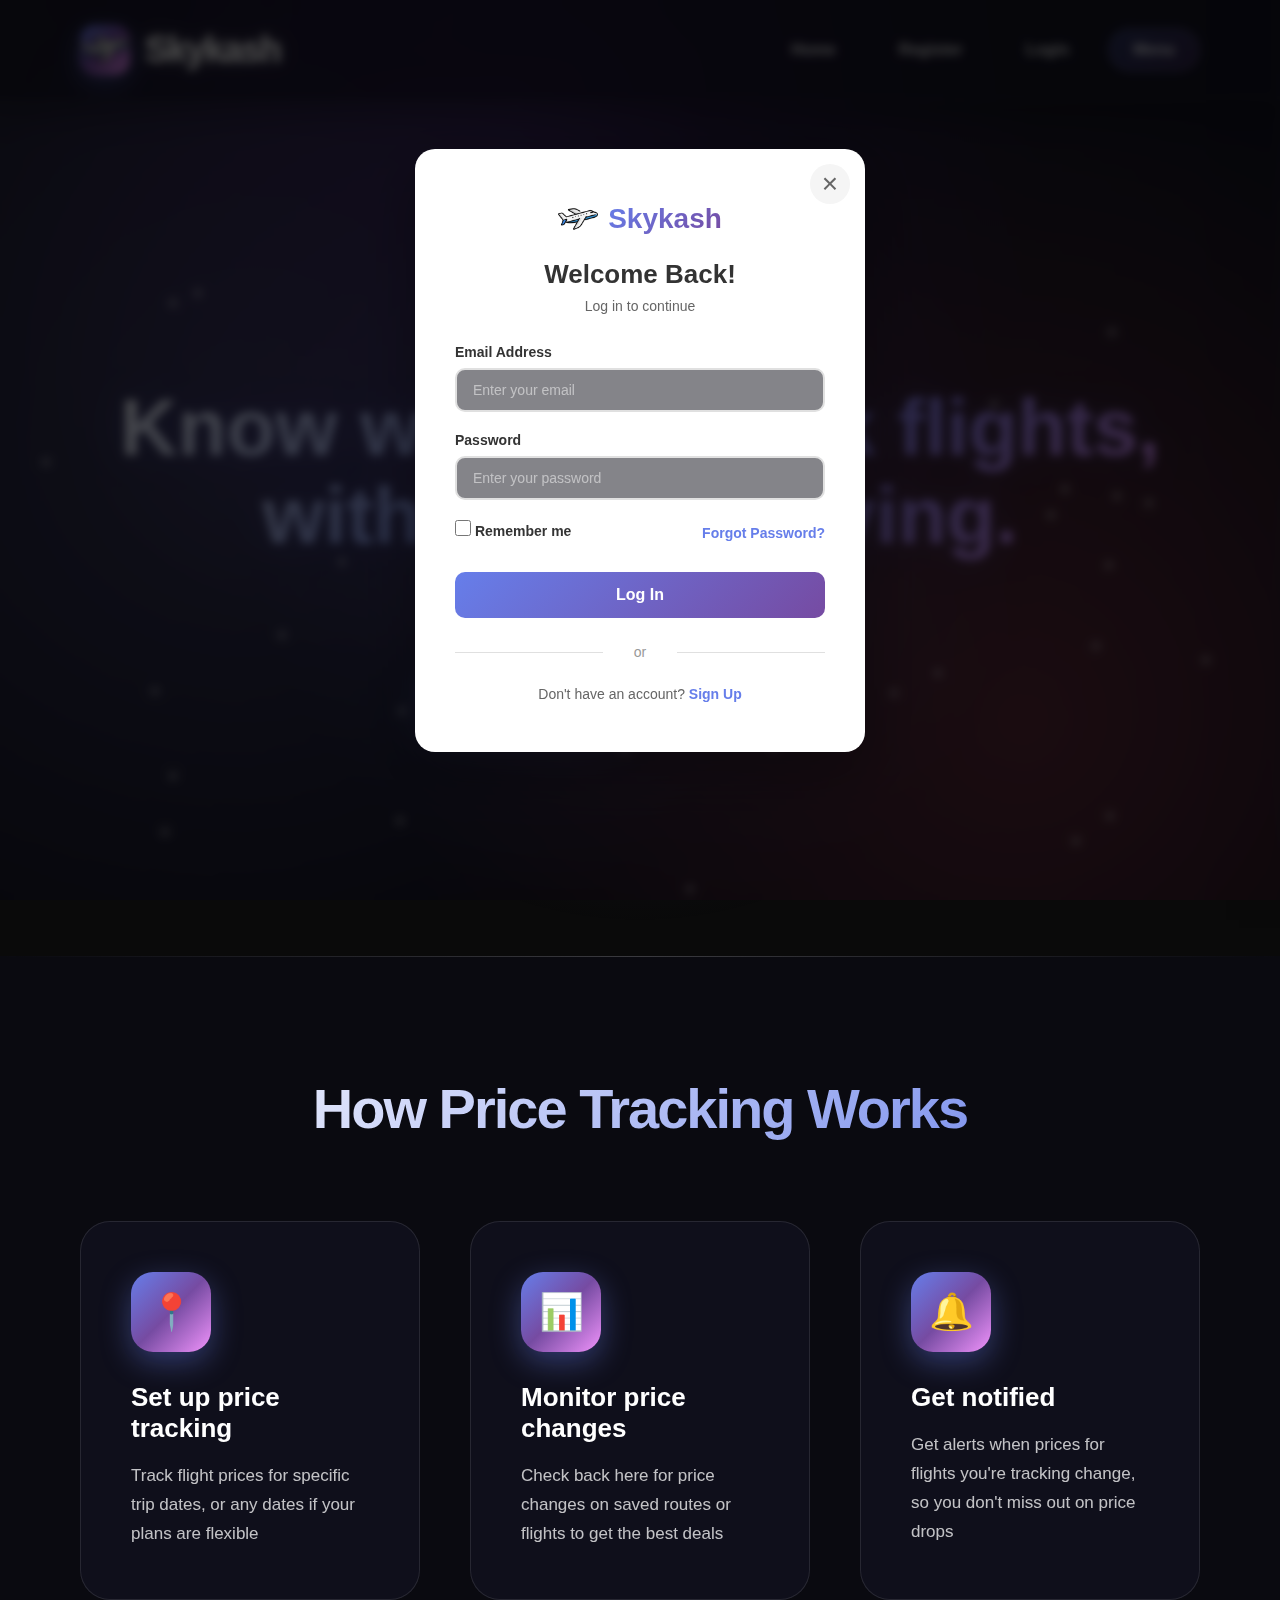
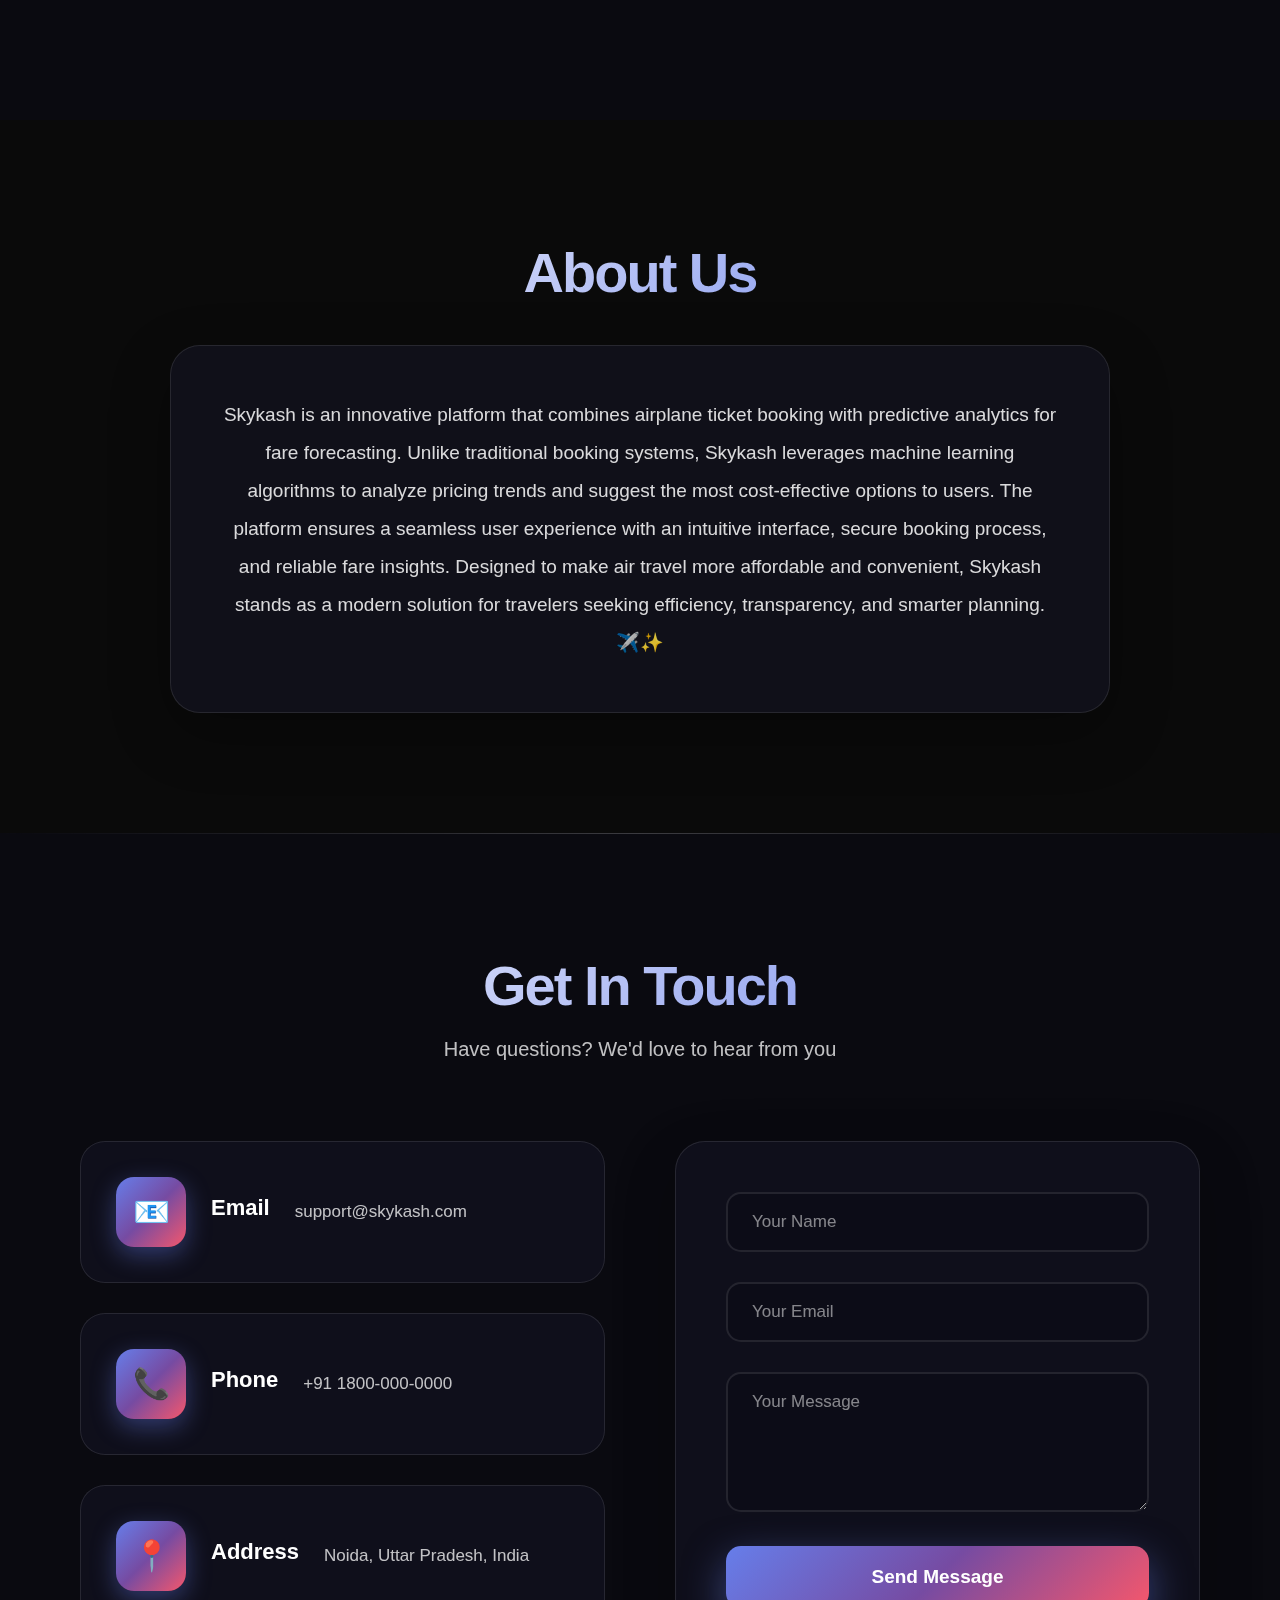
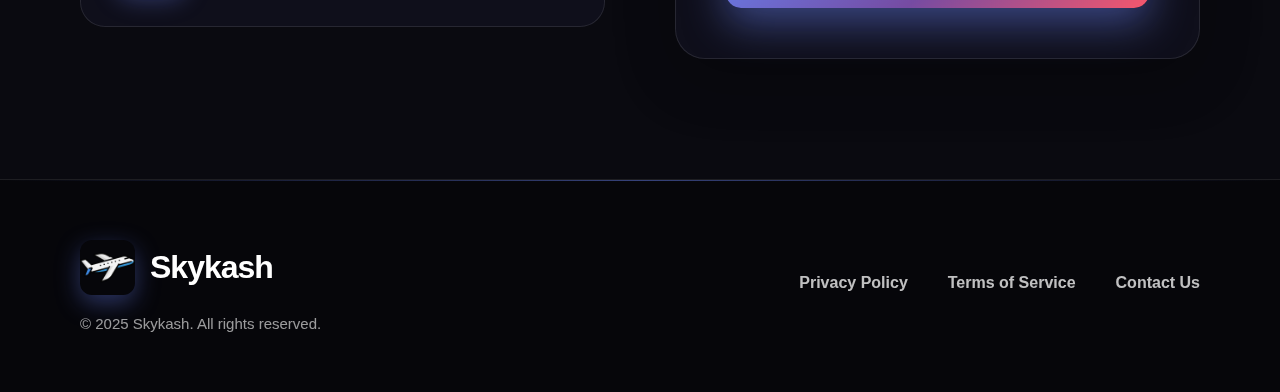
<file: skykash_project/index.html>
<!DOCTYPE html>
<html lang="en">
<head>
    <meta charset="UTF-8">
    <meta name="viewport" content="width=device-width, initial-scale=1.0">
    <title>Skykash - Smart Flight Booking</title>
    <link rel="shortcut icon" href="./favicon.png" type="image/x-icon" />
    <link rel="stylesheet" href="style.css">
</head>
<body>
  <body>
  <!-- Login Popup Modal -->
<div class="modal-overlay" id="loginModal">
  <div class="modal-container">
    <button type="button" class="close-modal" id="closeModal">&times;</button>
    <div class="modal-content">
      <div class="modal-header">
        <div class="modal-logo">
          <img src="./favicon.png" alt="Skykash Logo" />
          <h2>Skykash</h2>
        </div>
        <h3>Welcome Back!</h3>
        <p>Log in to continue</p>
      </div>

      <form id="loginForm" class="modal-form">
        <div class="form-group">
          <label for="modalEmail">Email Address</label>
          <input type="email" id="modalEmail" placeholder="Enter your email" required>
        </div>
        
        <div class="form-group">
          <label for="modalPassword">Password</label>
          <input type="password" id="modalPassword" placeholder="Enter your password" required>
        </div>

        <div class="form-options">
          <label class="checkbox-label">
            <input type="checkbox" id="modalRemember">
            <span>Remember me</span>
          </label>
          <a href="#" class="forgot-link">Forgot Password?</a>
        </div>
        
        <button type="submit" class="modal-btn-primary">Log In</button>
        
        <div class="modal-divider">
          <span>or</span>
        </div>

        <p class="modal-footer-text">Don't have an account? <a href="register/register.html" class="signup-link">Sign Up</a></p>
      </form>
    </div>
  </div>
</div>

    <div class="particles" id="particles"></div>

    <div id="page">
        <nav class="navbar">
            <h1>
                <div class="logo-icon"><img src="./favicon.png" alt="Skykash Logo" width="50px" height="50px"></div>
                Skykash
            </h1>
            <div class="nav-links">
                <a href="./index.html" class="nav">Home</a>
                <a href="register/register.html" class="nav">Register</a>
                <a href="login/login.html" class="nav">Login</a>
                <a href="#Menu" onclick="openSidebar()" class="nav menu-btn">Menu</a>
            </div>
        </nav>

        <div class="home_page">
            <h2>WELCOME TO SKYKASH!</h2>
            <h1>Know when to book flights,<br>without overpaying.</h1>
            <div class="button-group">
                <button class="btn btn-primary" onclick="window.location.href='booking/booking.html'">Book Ticket</button>
                <button class="btn btn-secondary" onclick="window.location.href='prediction/prediction.html'">Price Predict</button>
            </div>
        </div>

        <div class="section">
            <h2>How Price Tracking Works</h2>
            <div class="features">
                <div class="feature-box">
                    <div class="feature-icon">📍</div>
                    <h3>Set up price tracking</h3>
                    <p>Track flight prices for specific trip dates, or any dates if your plans are flexible</p>
                </div>
                <div class="feature-box">
                    <div class="feature-icon">📊</div>
                    <h3>Monitor price changes</h3>
                    <p>Check back here for price changes on saved routes or flights to get the best deals</p>
                </div>
                <div class="feature-box">
                    <div class="feature-icon">🔔</div>
                    <h3>Get notified</h3>
                    <p>Get alerts when prices for flights you're tracking change, so you don't miss out on price drops</p>
                </div>
            </div>
        </div>

        <div class="about">
            <h2>About Us</h2>
            <p>
                Skykash is an innovative platform that combines airplane ticket booking with predictive analytics for fare forecasting. Unlike traditional booking systems, Skykash leverages machine learning algorithms to analyze pricing trends and suggest the most cost-effective options to users. The platform ensures a seamless user experience with an intuitive interface, secure booking process, and reliable fare insights. Designed to make air travel more affordable and convenient, Skykash stands as a modern solution for travelers seeking efficiency, transparency, and smarter planning. ✈️✨
            </p>
        </div>
    </div>

    <div id="sidebar" class="sidebar">
        <a href="javascript:void(0)" class="closebtn" onclick="closeSidebar()">&times;</a>
        <a href="#">My Account</a>
        <a href="#">Explore</a>
        <a href="#">Booking Status</a>
        <a href="#">Booking History</a>
        <a href="#">Help</a>
        <a href="#">Log Out</a>
    </div>

    <div id="overlay" onclick="closeSidebar()"></div>

  <!-- Contact Section -->
  <section class="contact" id="contact">
    <div class="section-header">
      <h2>Get In Touch</h2>
      <p>Have questions? We'd love to hear from you</p>
    </div>
    <div class="contact-container">
      <div class="contact-info">
        <div class="info-card">
          <div class="info-icon">📧</div>
          <h4>Email</h4>
          <p>support@skykash.com</p>
        </div>
        <div class="info-card">
          <div class="info-icon">📞</div>
          <h4>Phone</h4>
          <p>+91 1800-000-0000</p>
        </div>
        <div class="info-card">
          <div class="info-icon">📍</div>
          <h4>Address</h4>
          <p>Noida, Uttar Pradesh, India</p>
        </div>
      </div>
      <form class="contact-form">
        <div class="form-group">
          <input type="text" placeholder="Your Name" required>
        </div>
        <div class="form-group">
          <input type="email" placeholder="Your Email" required>
        </div>
        <div class="form-group">
          <textarea placeholder="Your Message" rows="5" required></textarea>
        </div>
        <button type="submit" class="btn-submit">Send Message</button>
      </form>
    </div>
  </section>

  <!-- Footer -->
  <footer class="footer">
    <div class="footer-container">
      <div class="footer-content">
        <div class="footer-logo">
          <img src="./favicon.png" alt="Skykash Logo" />
          <h3>Skykash</h3>
        </div>
        <p>&copy; 2025 Skykash. All rights reserved.</p>
      </div>
      <div class="footer-links">
        <a href="#">Privacy Policy</a>
        <a href="#">Terms of Service</a>
        <a href="#">Contact Us</a>
      </div>
    </div>
  </footer>

    <script src="script.js"></script>
</body>

</html>
</file>
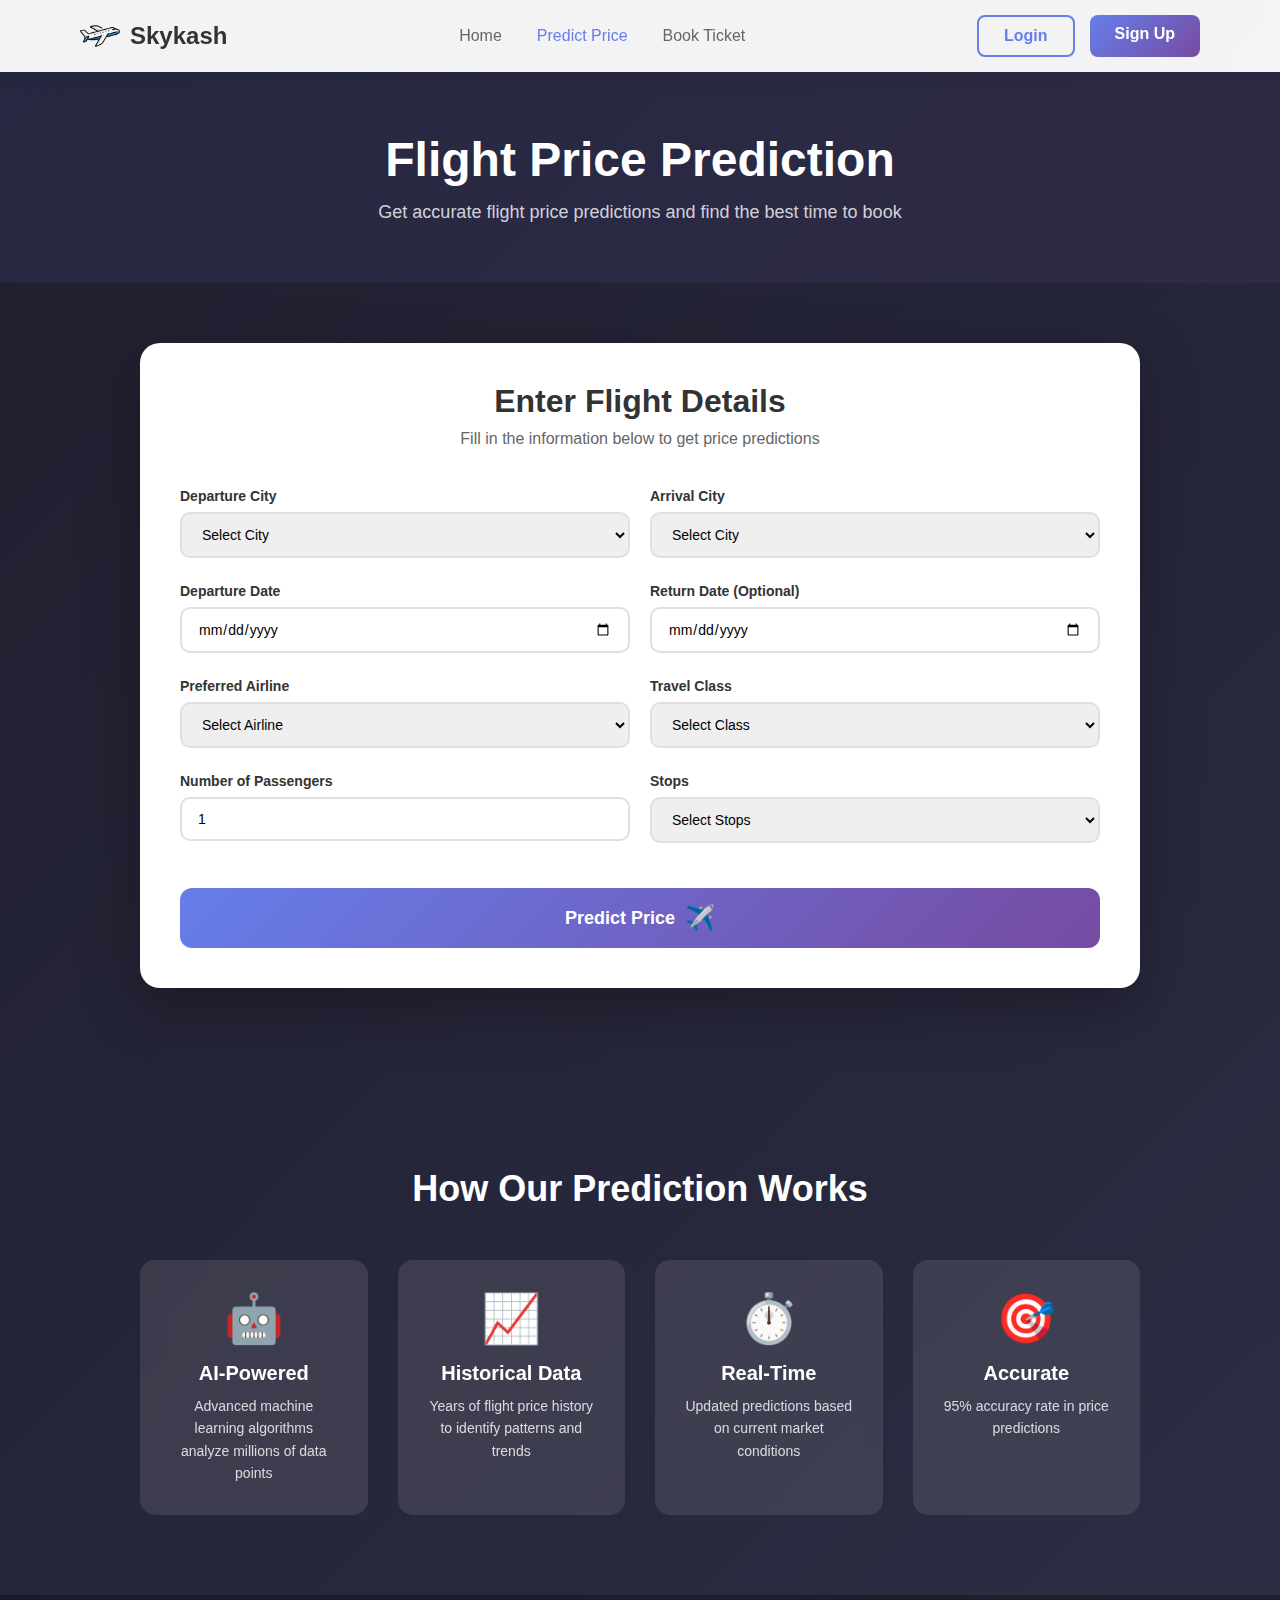
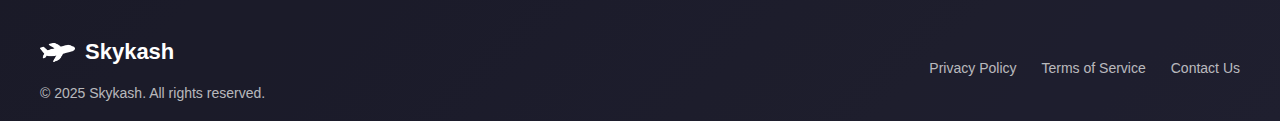
<file: skykash_project/prediction/prediction.html>
<!DOCTYPE html>
<html lang="en">
<head>
  <meta charset="UTF-8">
  <meta name="viewport" content="width=device-width, initial-scale=1.0">
  <title>Skykash | Price Prediction</title>
  <link rel="shortcut icon" href="./favicon.png" type="image/x-icon" />
  <link rel="stylesheet" href="./prediction.css">
</head>
<body>
  
  <!-- Navigation -->
  <nav class="navbar">
    <div class="nav-container">
      <div class="logo">
        <img src="./favicon.png" alt="Skykash Logo" />
        <h1>Skykash</h1>
      </div>
      <div class="nav-links">
        <a href="../index.html" class="nav-link">Home</a>
        <a href="./prediction.html" class="nav-link active">Predict Price</a>
        <a href="../booking/booking.html" class="nav-link">Book Ticket</a>
      </div>
      <div class="nav-buttons">
        <a href="../login/login.html" class="btn-login">Login</a>
        <a href="../register/register.html" class="btn-register">Sign Up</a>
      </div>
    </div>
  </nav>

  <!-- Hero Section -->
  <section class="hero">
    <div class="hero-content">
      <h1>Flight Price Prediction</h1>
      <p>Get accurate flight price predictions and find the best time to book</p>
    </div>
  </section>

  <!-- Prediction Form Section -->
  <section class="prediction-section">
    <div class="container">
      <div class="prediction-card">
        <div class="card-header">
          <h2>Enter Flight Details</h2>
          <p>Fill in the information below to get price predictions</p>
        </div>

        <form id="predictionForm" class="prediction-form">
          <div class="form-row">
            <div class="form-group">
              <label for="departure">Departure City</label>
              <select id="departure" required>
                <option value="">Select City</option>
                <option value="Delhi">Delhi</option>
                <option value="Mumbai">Mumbai</option>
                <option value="Bangalore">Bangalore</option>
                <option value="Kolkata">Kolkata</option>
                <option value="Chennai">Chennai</option>
                <option value="Hyderabad">Hyderabad</option>
                <option value="Pune">Pune</option>
                <option value="Ahmedabad">Ahmedabad</option>
              </select>
            </div>

            <div class="form-group">
              <label for="arrival">Arrival City</label>
              <select id="arrival" required>
                <option value="">Select City</option>
                <option value="Delhi">Delhi</option>
                <option value="Mumbai">Mumbai</option>
                <option value="Bangalore">Bangalore</option>
                <option value="Kolkata">Kolkata</option>
                <option value="Chennai">Chennai</option>
                <option value="Hyderabad">Hyderabad</option>
                <option value="Pune">Pune</option>
                <option value="Ahmedabad">Ahmedabad</option>
              </select>
            </div>
          </div>

          <div class="form-row">
            <div class="form-group">
              <label for="departureDate">Departure Date</label>
              <input type="date" id="departureDate" required>
            </div>

            <div class="form-group">
              <label for="returnDate">Return Date (Optional)</label>
              <input type="date" id="returnDate">
            </div>
          </div>

          <div class="form-row">
            <div class="form-group">
              <label for="airline">Preferred Airline</label>
              <select id="airline" required>
                <option value="">Select Airline</option>
                <option value="Air India">Air India</option>
                <option value="IndiGo">IndiGo</option>
                <option value="SpiceJet">SpiceJet</option>
                <option value="Vistara">Vistara</option>
                <option value="GoAir">GoAir</option>
                <option value="AirAsia">AirAsia India</option>
              </select>
            </div>

            <div class="form-group">
              <label for="class">Travel Class</label>
              <select id="class" required>
                <option value="">Select Class</option>
                <option value="Economy">Economy</option>
                <option value="Premium Economy">Premium Economy</option>
                <option value="Business">Business</option>
                <option value="First Class">First Class</option>
              </select>
            </div>
          </div>

          <div class="form-row">
            <div class="form-group">
              <label for="passengers">Number of Passengers</label>
              <input type="number" id="passengers" min="1" max="9" value="1" required>
            </div>

            <div class="form-group">
              <label for="stops">Stops</label>
              <select id="stops" required>
                <option value="">Select Stops</option>
                <option value="Non-stop">Non-stop</option>
                <option value="1 Stop">1 Stop</option>
                <option value="2+ Stops">2+ Stops</option>
              </select>
            </div>
          </div>

          <button type="submit" class="btn-predict">
            <span class="btn-text">Predict Price</span>
            <span class="btn-icon">✈️</span>
          </button>
        </form>
      </div>

      <!-- Results Section -->
      <div class="results-card" id="resultsCard" style="display: none;">
        <div class="results-header">
          <h2>Price Prediction Results</h2>
          <button class="btn-close-results" id="closeResults">&times;</button>
        </div>

        <div class="price-display">
          <div class="price-label">Predicted Price</div>
          <div class="price-amount" id="predictedPrice">₹0</div>
          <div class="price-range">
            <span>Min: <strong id="minPrice">₹0</strong></span>
            <span>Max: <strong id="maxPrice">₹0</strong></span>
          </div>
        </div>

        <div class="prediction-chart">
          <h3>Price Trends (Next 30 Days)</h3>
          <canvas id="priceChart"></canvas>
        </div>

        <div class="recommendations">
          <h3>Recommendations</h3>
          <div class="recommendation-item">
            <span class="icon">💡</span>
            <div>
              <h4>Best Time to Book</h4>
              <p id="bestTime">Loading...</p>
            </div>
          </div>
          <div class="recommendation-item">
            <span class="icon">📊</span>
            <div>
              <h4>Price Trend</h4>
              <p id="priceTrend">Loading...</p>
            </div>
          </div>
          <div class="recommendation-item">
            <span class="icon">⚡</span>
            <div>
              <h4>Booking Tip</h4>
              <p id="bookingTip">Loading...</p>
            </div>
          </div>
        </div>

        <div class="action-buttons">
          <button class="btn-book">Book This Flight</button>
          <button class="btn-alert">Set Price Alert</button>
        </div>
      </div>
    </div>
  </section>

  <!-- Features Section -->
  <section class="features-section">
    <div class="container">
      <h2>How Our Prediction Works</h2>
      <div class="features-grid">
        <div class="feature-item">
          <div class="feature-icon">🤖</div>
          <h3>AI-Powered</h3>
          <p>Advanced machine learning algorithms analyze millions of data points</p>
        </div>
        <div class="feature-item">
          <div class="feature-icon">📈</div>
          <h3>Historical Data</h3>
          <p>Years of flight price history to identify patterns and trends</p>
        </div>
        <div class="feature-item">
          <div class="feature-icon">⏱️</div>
          <h3>Real-Time</h3>
          <p>Updated predictions based on current market conditions</p>
        </div>
        <div class="feature-item">
          <div class="feature-icon">🎯</div>
          <h3>Accurate</h3>
          <p>95% accuracy rate in price predictions</p>
        </div>
      </div>
    </div>
  </section>

  <!-- Footer -->
  <footer class="footer">
    <div class="footer-container">
      <div class="footer-content">
        <div class="footer-logo">
          <img src="./favicon.png" alt="Skykash Logo" />
          <h3>Skykash</h3>
        </div>
        <p>&copy; 2025 Skykash. All rights reserved.</p>
      </div>
      <div class="footer-links">
        <a href="#">Privacy Policy</a>
        <a href="#">Terms of Service</a>
        <a href="#">Contact Us</a>
      </div>
    </div>
  </footer>

  <script src="./prediction.js"></script>
</body>
</html>
</file>
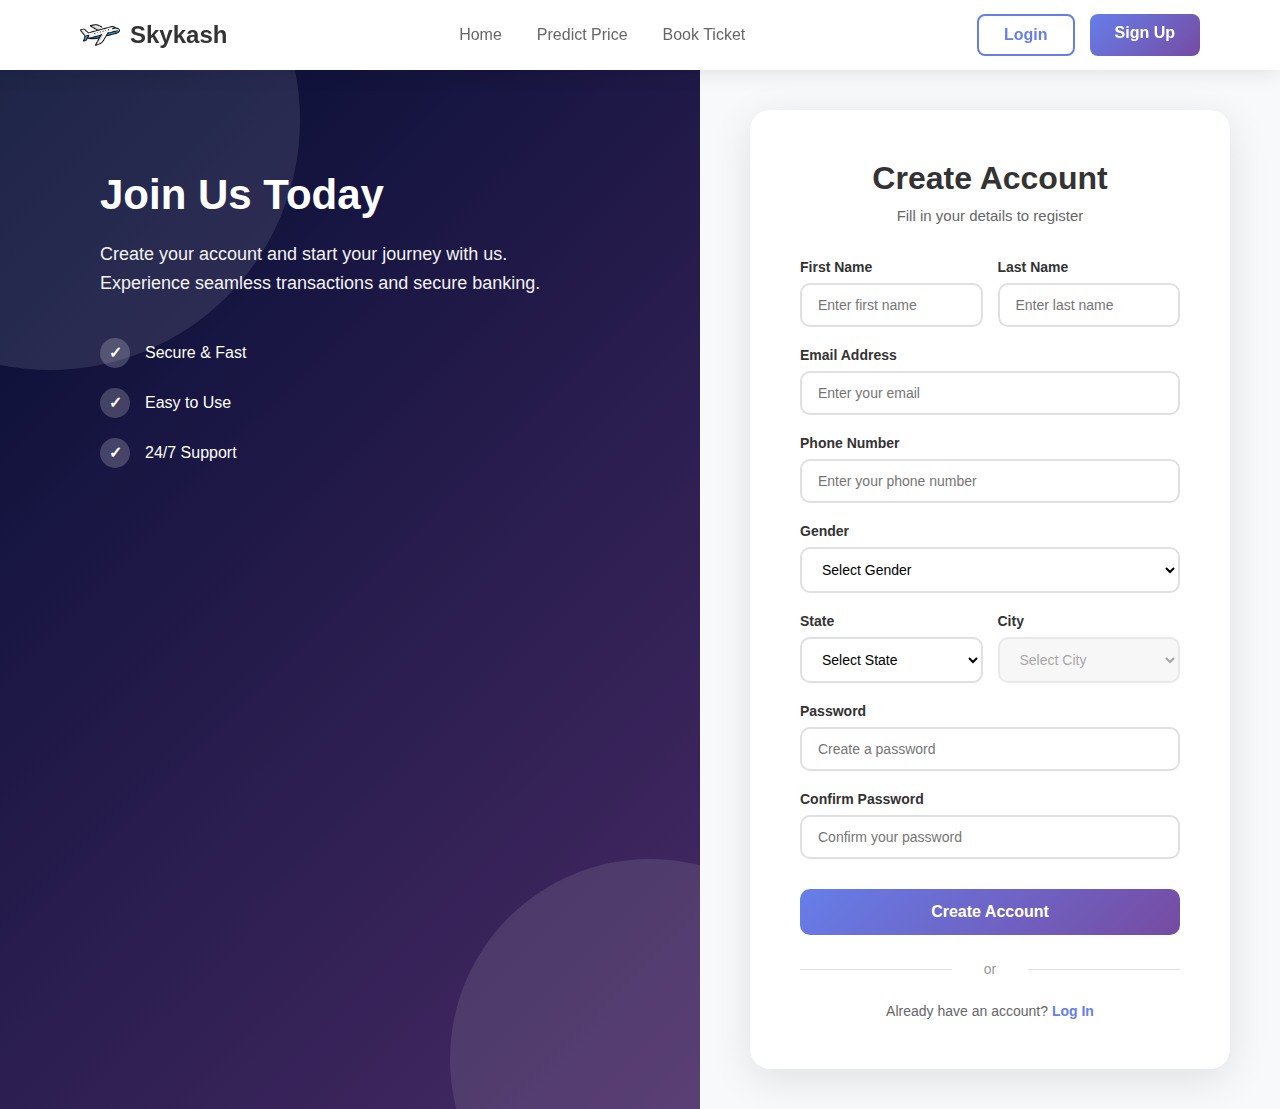
<file: skykash_project/register/register.html>
<!DOCTYPE html>
<html lang="en">
<head>
  <meta charset="UTF-8">
  <meta name="viewport" content="width=device-width, initial-scale=1.0">
  <title>Skykash | Register</title>
  <link rel="shortcut icon" href="./favicon.png" type="image/x-icon" />
  <link rel="stylesheet" href="./register.css">
</head>
<body>
    <!-- Navigation -->
  <nav class="navbar">
    <div class="nav-container">
      <div class="logos">
        <img src="./favicon.png" alt="Skykash Logo" />
        <h1>Skykash</h1>
      </div>
      <div class="nav-links">
        <a href="../index.html" class="nav-link">Home</a>
        <a href="../prediction/prediction.html" class="nav-link">Predict Price</a>
        <a href="../booking/booking.html" class="nav-link">Book Ticket</a>
      </div>
      <div class="nav-buttons">
        <a href="../login/login.html" class="btn-login">Login</a>
        <a href="../register/register.html" class="btn-register">Sign Up</a>
      </div>
    </div>
  </nav>
  
  <div class="container">
    <!-- Left Side - Branding -->
    <div class="left-side">
      <div class="branding">
        
        <h2>Join Us Today</h2>
        <p>Create your account and start your journey with us. Experience seamless transactions and secure banking.</p>
        <div class="features">
          <div class="feature-item">
            <span class="icon">✓</span>
            <span>Secure & Fast</span>
          </div>
          <div class="feature-item">
            <span class="icon">✓</span>
            <span>Easy to Use</span>
          </div>
          <div class="feature-item">
            <span class="icon">✓</span>
            <span>24/7 Support</span>
          </div>
        </div>
      </div>
    </div>

    <!-- Right Side - Registration Form -->
    <div class="right-side">
      <div class="form-container">
        <div class="form-header">
          <h2>Create Account</h2>
          <p>Fill in your details to register</p>
        </div>

        <div class="success-message" id="successMessage">
          Registration successful! Redirecting to login...
        </div>

        <form id="registerForm">
          <div class="input-row">
            <div class="input-box">
              <label for="firstName">First Name</label>
              <input type="text" id="firstName" placeholder="Enter first name" required>
              <span class="error-message" id="firstNameError">Please enter your first name</span>
            </div>
            
            <div class="input-box">
              <label for="lastName">Last Name</label>
              <input type="text" id="lastName" placeholder="Enter last name" required>
              <span class="error-message" id="lastNameError">Please enter your last name</span>
            </div>
          </div>

          <div class="input-box">
            <label for="email">Email Address</label>
            <input type="email" id="email" placeholder="Enter your email" required>
            <span class="error-message" id="emailError">Please enter a valid email</span>
          </div>

          <div class="input-box">
            <label for="phone">Phone Number</label>
            <input type="tel" id="phone" placeholder="Enter your phone number" required>
            <span class="error-message" id="phoneError">Please enter a valid phone number</span>
          </div>

          <div class="input-box">
            <label for="gender">Gender</label>
            <select id="gender" required>
              <option value="">Select Gender</option>
              <option value="male">Male</option>
              <option value="female">Female</option>
              <option value="other">Other</option>
              <option value="prefer-not-to-say">Prefer not to say</option>
            </select>
            <span class="error-message" id="genderError">Please select your gender</span>
          </div>

          <div class="input-row">
            <div class="input-box">
              <label for="state">State</label>
              <select id="state" required>
                <option value="">Select State</option>
              </select>
              <span class="error-message" id="stateError">Please select your state</span>
            </div>

            <div class="input-box">
              <label for="city">City</label>
              <select id="city" required disabled>
                <option value="">Select City</option>
              </select>
              <span class="error-message" id="cityError">Please select your city</span>
            </div>
          </div>
          
          <div class="input-box">
            <label for="password">Password</label>
            <input type="password" id="password" placeholder="Create a password" required>
            <span class="error-message" id="passwordError">Password must be at least 8 characters</span>
          </div>

          <div class="input-box">
            <label for="confirmPassword">Confirm Password</label>
            <input type="password" id="confirmPassword" placeholder="Confirm your password" required>
            <span class="error-message" id="confirmPasswordError">Passwords do not match</span>
          </div>
          
          <button type="submit" class="btn_rp">Create Account</button>
          
          <div class="divider">
            <span>or</span>
          </div>

          <p class="login-link">Already have an account? <a href="../login/login.html">Log In</a></p>
        </form>
      </div>
    </div>
  </div>

  <script src="./register.js"></script>
</body>
</html>
</file>
<file: skykash_project/style.css>
* {
    margin: 0;
    padding: 0;
    box-sizing: border-box;
}

body {
    font-family: 'Inter', -apple-system, BlinkMacSystemFont, 'Segoe UI', sans-serif;
    background: #0a0a0a;
    min-height: 100vh;
    overflow-x: hidden;
    position: relative;
}

/* Advanced Animated Background */
body::before {
    content: '';
    position: fixed;
    top: 0;
    left: 0;
    width: 100%;
    height: 100%;
    background: 
        radial-gradient(circle at 20% 50%, rgba(120, 119, 198, 0.3), transparent 50%),
        radial-gradient(circle at 80% 80%, rgba(255, 95, 109, 0.3), transparent 50%),
        radial-gradient(circle at 40% 20%, rgba(138, 43, 226, 0.2), transparent 50%),
        linear-gradient(135deg, #1e1e2e 0%, #0f0f1e 100%);
    z-index: 0;
    animation: backgroundShift 15s ease infinite;
}

@keyframes backgroundShift {
    0%, 100% { opacity: 1; }
    50% { opacity: 0.8; }
}

/* Enhanced Particles */
.particles {
    position: fixed;
    top: 0;
    left: 0;
    width: 100%;
    height: 100%;
    pointer-events: none;
    z-index: 1;
}

.particle {
    position: absolute;
    width: 6px;
    height: 6px;
    background: radial-gradient(circle, rgba(255, 255, 255, 0.8), rgba(255, 255, 255, 0.1));
    border-radius: 50%;
    box-shadow: 0 0 10px rgba(255, 255, 255, 0.5);
    animation: float 20s infinite ease-in-out;
}

@keyframes float {
    0%, 100% { 
        transform: translate(0, 0) scale(1);
        opacity: 0.3;
    }
    25% { 
        transform: translate(100px, -100px) scale(1.2);
        opacity: 0.6;
    }
    50% { 
        transform: translate(-50px, -200px) scale(0.8);
        opacity: 0.4;
    }
    75% { 
        transform: translate(-100px, -100px) scale(1.1);
        opacity: 0.7;
    }
}

#page {
    position: relative;
    z-index: 2;
    transition: filter 0.5s cubic-bezier(0.4, 0, 0.2, 1);
}

.blur {
    filter: blur(12px) brightness(0.8);
}

/* Ultra Modern Navbar */
.navbar {
    display: flex;
    justify-content: space-between;
    align-items: center;
    padding: 25px 80px;
    background: rgba(20, 20, 30, 0.7);
    backdrop-filter: blur(25px) saturate(180%);
    border-bottom: 1px solid rgba(255, 255, 255, 0.1);
    box-shadow: 0 8px 32px rgba(0, 0, 0, 0.3);
    position: sticky;
    top: 0;
    z-index: 100;
    animation: slideDown 0.8s cubic-bezier(0.16, 1, 0.3, 1);
}

@keyframes slideDown {
    from { 
        transform: translateY(-100%); 
        opacity: 0;
    }
    to { 
        transform: translateY(0); 
        opacity: 1;
    }
}

.navbar h1 {
    color: white;
    font-size: 36px;
    font-weight: 900;
    letter-spacing: -1.5px;
    display: flex;
    align-items: center;
    gap: 15px;
    text-shadow: 0 0 20px rgba(255, 255, 255, 0.3);
}

.logo-icon {
    width: 50px;
    height: 50px;
    background: linear-gradient(135deg, #667eea 0%, #764ba2 50%, #f093fb 100%);
    border-radius: 15px;
    display: flex;
    align-items: center;
    justify-content: center;
    font-size: 26px;
    box-shadow: 0 8px 25px rgba(102, 126, 234, 0.4);
    animation: iconPulse 3s ease-in-out infinite;
}

@keyframes iconPulse {
    0%, 100% { transform: scale(1); }
    50% { transform: scale(1.05); }
}

.nav-links {
    display: flex;
    gap: 15px;
    align-items: center;
}

.nav {
    text-decoration: none;
    color: rgba(255, 255, 255, 0.85);
    font-size: 16px;
    font-weight: 600;
    padding: 12px 24px;
    border-radius: 30px;
    transition: all 0.4s cubic-bezier(0.4, 0, 0.2, 1);
    position: relative;
    overflow: hidden;
}

.nav::before {
    content: '';
    position: absolute;
    top: 0;
    left: -100%;
    width: 100%;
    height: 100%;
    background: linear-gradient(90deg, transparent, rgba(255, 255, 255, 0.2), transparent);
    transition: left 0.5s;
}

.nav:hover::before {
    left: 100%;
}

.nav:hover {
    background: rgba(255, 255, 255, 0.15);
    color: white;
    transform: translateY(-3px);
    box-shadow: 0 8px 20px rgba(0, 0, 0, 0.3);
}

.nav.menu-btn {
    background: linear-gradient(135deg, rgba(102, 126, 234, 0.3), rgba(118, 75, 162, 0.3));
    border: 1px solid rgba(255, 255, 255, 0.2);
}

.nav.menu-btn:hover {
    background: linear-gradient(135deg, rgba(102, 126, 234, 0.5), rgba(118, 75, 162, 0.5));
    border-color: rgba(255, 255, 255, 0.4);
}

/* Hero Section - Next Level */
.home_page {
    min-height: 95vh;
    display: flex;
    flex-direction: column;
    justify-content: center;
    align-items: center;
    text-align: center;
    padding: 100px 20px;
    position: relative;
    overflow: hidden;
}

.home_page::before {
    content: '';
    position: absolute;
    width: 800px;
    height: 800px;
    background: radial-gradient(circle, rgba(102, 126, 234, 0.15) 0%, transparent 70%);
    border-radius: 50%;
    animation: megaPulse 10s ease-in-out infinite;
}

.home_page::after {
    content: '';
    position: absolute;
    width: 600px;
    height: 600px;
    background: radial-gradient(circle, rgba(240, 147, 251, 0.1) 0%, transparent 70%);
    border-radius: 50%;
    animation: megaPulse 8s ease-in-out infinite reverse;
}

@keyframes megaPulse {
    0%, 100% { 
        transform: scale(1) rotate(0deg);
        opacity: 0.4;
    }
    50% { 
        transform: scale(1.3) rotate(180deg);
        opacity: 0.8;
    }
}

.home_page h2 {
    color: rgba(255, 255, 255, 0.9);
    font-size: 18px;
    font-weight: 700;
    letter-spacing: 6px;
    text-transform: uppercase;
    margin-bottom: 30px;
    animation: fadeInUp 1s ease 0.2s both;
    position: relative;
    z-index: 1;
}

.home_page h1 {
    font-size: 80px;
    font-weight: 900;
    line-height: 1.1;
    color: white;
    margin-bottom: 50px;
    background: linear-gradient(135deg, #ffffff 0%, #667eea 50%, #f093fb 100%);
    -webkit-background-clip: text;
    -webkit-text-fill-color: transparent;
    background-clip: text;
    animation: fadeInUp 1s ease 0.4s both;
    text-shadow: 0 0 40px rgba(102, 126, 234, 0.3);
    position: relative;
    z-index: 1;
}

@keyframes fadeInUp {
    from { 
        opacity: 0; 
        transform: translateY(50px);
    }
    to { 
        opacity: 1; 
        transform: translateY(0);
    }
}

.button-group {
    display: flex;
    gap: 25px;
    margin-top: 50px;
    animation: fadeInUp 1s ease 0.6s both;
    position: relative;
    z-index: 1;
}

.btn {
    padding: 20px 50px;
    font-size: 18px;
    font-weight: 700;
    border: none;
    border-radius: 50px;
    cursor: pointer;
    transition: all 0.5s cubic-bezier(0.175, 0.885, 0.32, 1.275);
    position: relative;
    overflow: hidden;
}

.btn::before {
    content: '';
    position: absolute;
    top: 50%;
    left: 50%;
    width: 0;
    height: 0;
    border-radius: 50%;
    background: rgba(255, 255, 255, 0.3);
    transform: translate(-50%, -50%);
    transition: width 0.6s, height 0.6s;
}

.btn:hover::before {
    width: 400px;
    height: 400px;
}

.btn-primary {
    background: linear-gradient(135deg, #667eea 0%, #764ba2 50%, #f5576c 100%);
    color: white;
    box-shadow: 0 15px 40px rgba(102, 126, 234, 0.5);
    position: relative;
}

.btn-secondary {
    background: rgba(255, 255, 255, 0.1);
    color: white;
    backdrop-filter: blur(15px);
    border: 2px solid rgba(255, 255, 255, 0.3);
}

.btn:hover {
    transform: translateY(-8px) scale(1.05);
    box-shadow: 0 20px 50px rgba(0, 0, 0, 0.4);
}

.btn-primary:hover {
    box-shadow: 0 20px 50px rgba(102, 126, 234, 0.7);
}

/* Features Section - Premium */
.section {
    padding: 120px 80px;
    background: rgba(10, 10, 20, 0.6);
    backdrop-filter: blur(25px);
    position: relative;
}

.section::before {
    content: '';
    position: absolute;
    top: 0;
    left: 0;
    right: 0;
    height: 1px;
    background: linear-gradient(90deg, transparent, rgba(255, 255, 255, 0.2), transparent);
}

.section h2 {
    font-size: 56px;
    font-weight: 900;
    text-align: center;
    background: linear-gradient(135deg, #ffffff 0%, #667eea 100%);
    -webkit-background-clip: text;
    -webkit-text-fill-color: transparent;
    background-clip: text;
    margin-bottom: 80px;
    letter-spacing: -2px;
}

.features {
    display: grid;
    grid-template-columns: repeat(auto-fit, minmax(320px, 1fr));
    gap: 50px;
    max-width: 1300px;
    margin: 0 auto;
}

.feature-box {
    background: rgba(20, 20, 35, 0.6);
    backdrop-filter: blur(25px);
    padding: 50px;
    border-radius: 30px;
    border: 1px solid rgba(255, 255, 255, 0.1);
    transition: all 0.5s cubic-bezier(0.4, 0, 0.2, 1);
    cursor: pointer;
    animation: fadeInUp 1s ease both;
    position: relative;
    overflow: hidden;
}

.feature-box::before {
    content: '';
    position: absolute;
    top: 0;
    left: 0;
    width: 100%;
    height: 100%;
    background: linear-gradient(135deg, rgba(102, 126, 234, 0.1), rgba(240, 147, 251, 0.1));
    opacity: 0;
    transition: opacity 0.5s;
}

.feature-box:hover::before {
    opacity: 1;
}

.feature-box:nth-child(1) { animation-delay: 0.1s; }
.feature-box:nth-child(2) { animation-delay: 0.2s; }
.feature-box:nth-child(3) { animation-delay: 0.3s; }

.feature-box:hover {
    transform: translateY(-15px) scale(1.02);
    background: rgba(30, 30, 50, 0.8);
    box-shadow: 0 25px 70px rgba(102, 126, 234, 0.3);
    border-color: rgba(102, 126, 234, 0.4);
}

.feature-icon {
    width: 80px;
    height: 80px;
    background: linear-gradient(135deg, #667eea 0%, #764ba2 50%, #f093fb 100%);
    border-radius: 22px;
    display: flex;
    align-items: center;
    justify-content: center;
    font-size: 36px;
    margin-bottom: 30px;
    box-shadow: 0 10px 30px rgba(102, 126, 234, 0.4);
    transition: all 0.5s;
    position: relative;
    z-index: 1;
}

.feature-box:hover .feature-icon {
    transform: scale(1.1) rotate(5deg);
    box-shadow: 0 15px 40px rgba(102, 126, 234, 0.6);
}

.feature-box h3 {
    color: white;
    font-size: 26px;
    font-weight: 800;
    margin-bottom: 18px;
    position: relative;
    z-index: 1;
}

.feature-box p {
    color: rgba(255, 255, 255, 0.75);
    font-size: 17px;
    line-height: 1.7;
    position: relative;
    z-index: 1;
}

/* About Section - Elegant */
.about {
    padding: 120px 80px;
    max-width: 1100px;
    margin: 0 auto;
    text-align: center;
}

.about h2 {
    font-size: 56px;
    font-weight: 900;
    background: linear-gradient(135deg, #ffffff 0%, #667eea 100%);
    -webkit-background-clip: text;
    -webkit-text-fill-color: transparent;
    background-clip: text;
    margin-bottom: 40px;
    letter-spacing: -2px;
}

.about p {
    font-size: 19px;
    line-height: 2;
    color: rgba(255, 255, 255, 0.85);
    background: rgba(20, 20, 35, 0.6);
    backdrop-filter: blur(25px);
    padding: 50px;
    border-radius: 30px;
    border: 1px solid rgba(255, 255, 255, 0.1);
    box-shadow: 0 20px 60px rgba(0, 0, 0, 0.3);
}

/* Contact Section - Premium Design */
.contact {
    padding: 120px 80px;
    background: rgba(10, 10, 20, 0.6);
    backdrop-filter: blur(25px);
    position: relative;
}

.contact::before {
    content: '';
    position: absolute;
    top: 0;
    left: 0;
    right: 0;
    height: 1px;
    background: linear-gradient(90deg, transparent, rgba(255, 255, 255, 0.2), transparent);
}

.section-header {
    text-align: center;
    margin-bottom: 80px;
}

.section-header h2 {
    font-size: 56px;
    font-weight: 900;
    background: linear-gradient(135deg, #ffffff 0%, #667eea 100%);
    -webkit-background-clip: text;
    -webkit-text-fill-color: transparent;
    background-clip: text;
    margin-bottom: 20px;
    letter-spacing: -2px;
}

.section-header p {
    font-size: 20px;
    color: rgba(255, 255, 255, 0.75);
}

.contact-container {
    max-width: 1300px;
    margin: 0 auto;
    display: grid;
    grid-template-columns: 1fr 1fr;
    gap: 70px;
    align-items: start;
}

.contact-info {
    display: flex;
    flex-direction: column;
    gap: 30px;
}

.info-card {
    background: rgba(20, 20, 35, 0.6);
    backdrop-filter: blur(25px);
    padding: 35px;
    border-radius: 25px;
    border: 1px solid rgba(255, 255, 255, 0.1);
    transition: all 0.5s cubic-bezier(0.4, 0, 0.2, 1);
    display: flex;
    align-items: center;
    gap: 25px;
    position: relative;
    overflow: hidden;
}

.info-card::before {
    content: '';
    position: absolute;
    top: 0;
    left: -100%;
    width: 100%;
    height: 100%;
    background: linear-gradient(90deg, transparent, rgba(102, 126, 234, 0.1), transparent);
    transition: left 0.6s;
}

.info-card:hover::before {
    left: 100%;
}

.info-card:hover {
    transform: translateX(15px);
    background: rgba(30, 30, 50, 0.8);
    box-shadow: 0 15px 50px rgba(102, 126, 234, 0.3);
    border-color: rgba(102, 126, 234, 0.4);
}

.info-icon {
    width: 70px;
    height: 70px;
    background: linear-gradient(135deg, #667eea 0%, #764ba2 50%, #f5576c 100%);
    border-radius: 18px;
    display: flex;
    align-items: center;
    justify-content: center;
    font-size: 30px;
    flex-shrink: 0;
    box-shadow: 0 8px 25px rgba(102, 126, 234, 0.4);
}

.info-card h4 {
    color: white;
    font-size: 22px;
    font-weight: 800;
    margin-bottom: 8px;
}

.info-card p {
    color: rgba(255, 255, 255, 0.75);
    font-size: 17px;
}

.contact-form {
    background: rgba(20, 20, 35, 0.6);
    backdrop-filter: blur(25px);
    padding: 50px;
    border-radius: 30px;
    border: 1px solid rgba(255, 255, 255, 0.1);
    box-shadow: 0 20px 60px rgba(0, 0, 0, 0.3);
}

.form-group {
    margin-bottom: 30px;
}

.form-group input,
.form-group textarea {
    width: 100%;
    padding: 18px 24px;
    background: rgba(10, 10, 20, 0.5);
    border: 2px solid rgba(255, 255, 255, 0.1);
    border-radius: 15px;
    color: white;
    font-size: 17px;
    font-family: inherit;
    transition: all 0.4s ease;
}

.form-group input::placeholder,
.form-group textarea::placeholder {
    color: rgba(255, 255, 255, 0.5);
}

.form-group input:focus,
.form-group textarea:focus {
    outline: none;
    background: rgba(20, 20, 35, 0.8);
    border-color: #667eea;
    box-shadow: 0 0 0 5px rgba(102, 126, 234, 0.2);
    transform: translateY(-2px);
}

.form-group textarea {
    resize: vertical;
    min-height: 140px;
}

.btn-submit {
    width: 100%;
    padding: 20px;
    background: linear-gradient(135deg, #667eea 0%, #764ba2 50%, #f5576c 100%);
    color: white;
    font-size: 19px;
    font-weight: 700;
    border: none;
    border-radius: 15px;
    cursor: pointer;
    transition: all 0.5s cubic-bezier(0.175, 0.885, 0.32, 1.275);
    box-shadow: 0 15px 40px rgba(102, 126, 234, 0.5);
    position: relative;
    overflow: hidden;
}

.btn-submit::before {
    content: '';
    position: absolute;
    top: 50%;
    left: 50%;
    width: 0;
    height: 0;
    border-radius: 50%;
    background: rgba(255, 255, 255, 0.3);
    transform: translate(-50%, -50%);
    transition: width 0.6s, height 0.6s;
}

.btn-submit:hover::before {
    width: 500px;
    height: 500px;
}

.btn-submit:hover {
    transform: translateY(-5px);
    box-shadow: 0 20px 50px rgba(102, 126, 234, 0.7);
}

.btn-submit:active {
    transform: translateY(-2px);
}

/* Footer - Luxury */
.footer {
    background: rgba(5, 5, 10, 0.9);
    backdrop-filter: blur(25px);
    padding: 60px 80px;
    border-top: 1px solid rgba(255, 255, 255, 0.1);
    position: relative;
}

.footer::before {
    content: '';
    position: absolute;
    top: 0;
    left: 0;
    right: 0;
    height: 1px;
    background: linear-gradient(90deg, transparent, rgba(102, 126, 234, 0.5), transparent);
}

.footer-container {
    max-width: 1300px;
    margin: 0 auto;
    display: flex;
    justify-content: space-between;
    align-items: center;
    flex-wrap: wrap;
    gap: 40px;
}

.footer-content {
    display: flex;
    flex-direction: column;
    gap: 20px;
}

.footer-logo {
    display: flex;
    align-items: center;
    gap: 15px;
}

.footer-logo img {
    width: 55px;
    height: 55px;
    border-radius: 12px;
    box-shadow: 0 8px 25px rgba(102, 126, 234, 0.4);
}

.footer-logo h3 {
    color: white;
    font-size: 32px;
    font-weight: 900;
    letter-spacing: -1px;
}

.footer-content p {
    color: rgba(255, 255, 255, 0.6);
    font-size: 15px;
}

.footer-links {
    display: flex;
    gap: 40px;
    flex-wrap: wrap;
}

.footer-links a {
    color: rgba(255, 255, 255, 0.75);
    text-decoration: none;
    font-size: 16px;
    font-weight: 600;
    transition: all 0.4s ease;
    position: relative;
    padding-bottom: 5px;
}

.footer-links a::after {
    content: '';
    position: absolute;
    bottom: 0;
    left: 0;
    width: 0;
    height: 2px;
    background: linear-gradient(135deg, #667eea 0%, #f5576c 100%);
    transition: width 0.4s ease;
}

.footer-links a:hover {
    color: white;
    transform: translateY(-2px);
}

.footer-links a:hover::after {
    width: 100%;
}

/* Sidebar - Ultra Modern */
.sidebar {
    height: 100%;
    width: 0;
    position: fixed;
    top: 0;
    right: 0;
    background: rgba(15, 15, 25, 0.98);
    backdrop-filter: blur(40px);
    overflow-x: hidden;
    transition: 0.5s cubic-bezier(0.175, 0.885, 0.32, 1.275);
    padding-top: 100px;
    z-index: 1001;
    box-shadow: -15px 0 60px rgba(0, 0, 0, 0.5);
    border-left: 1px solid rgba(255, 255, 255, 0.1);
}

.sidebar.open {
    width: 450px;
}

.sidebar a {
    padding: 25px 50px;
    text-decoration: none;
    font-size: 22px;
    font-weight: 700;
    color: rgba(255, 255, 255, 0.8);
    display: block;
    transition: all 0.4s ease;
    border-left: 4px solid transparent;
    position: relative;
}

.sidebar a::before {
    content: '';
    position: absolute;
    left: 0;
    top: 0;
    width: 0;
    height: 100%;
    background: linear-gradient(90deg, rgba(102, 126, 234, 0.2), transparent);
    transition: width 0.4s ease;
}

.sidebar a:hover::before {
    width: 100%;
}

.sidebar a:hover {
    background: rgba(102, 126, 234, 0.1);
    border-left: 4px solid #667eea;
    padding-left: 60px;
    color: white;
}

.closebtn {
    position: absolute;
    top: -60px;
    left: 0px;
    font-size: 40px;
    cursor: pointer;
    color: rgba(255, 255, 255, 0.7);
    transition: all 0.4s ease;
    width: 50px;
    height: 50px;
    display: flex;
    align-items: center;
    justify-content: center;
    
}

.closebtn:hover {
    background:rgb(36, 13, 57);
    
}

/* Overlay */
#overlay {
    display: none;
    position: fixed;
    top: 0;
    left: 0;
    width: 100%;
    height: 100%;
    background: rgba(0, 0, 0, 0.7);
    backdrop-filter: blur(5px);
    z-index: 999;
    transition: opacity 0.4s ease;
}

#overlay.active {
    display: block;
}

/* Responsive Design */
@media (max-width: 1024px) {
    .navbar {
        padding: 20px 40px;
    }

    .section, .about, .contact {
        padding: 80px 40px;
    }

    .footer {
        padding: 50px 40px;
    }
}

@media (max-width: 768px) {
    .navbar {
        padding: 15px 25px;
    }

    .navbar h1 {
        font-size: 26px;
    }

    .nav-links {
        gap: 10px;
    }

    .nav {
        font-size: 14px;
        padding: 10px 16px;
    }

    .home_page h1 {
        font-size: 48px;
    }

    .home_page h2 {
        font-size: 14px;
        letter-spacing: 3px;
    }

    .button-group {
        flex-direction: column;
        width: 100%;
        padding: 0 20px;
    }

    .btn {
        width: 100%;
        padding: 18px 30px;
    }

    .section, .about, .contact {
        padding: 60px 25px;
    }

    .section h2, .about h2, .section-header h2 {
        font-size: 38px;
    }

    .contact-container {
        grid-template-columns: 1fr;
        gap: 50px;
    }

    

.contact-info {
    display: flex;
    flex-direction: column;
    gap: 25px;
}

.info-card {
    background: rgba(255, 255, 255, 0.1);
    backdrop-filter: blur(20px);
    padding: 30px;
    border-radius: 20px;
    border: 1px solid rgba(255, 255, 255, 0.2);
    transition: all 0.4s ease;
    display: flex;
    align-items: center;
    gap: 20px;
}

.info-card:hover {
    transform: translateX(10px);
    background: rgba(255, 255, 255, 0.15);
    box-shadow: 0 10px 40px rgba(0, 0, 0, 0.2);
}

.info-icon {
    width: 60px;
    height: 60px;
    background: linear-gradient(135deg, #f093fb 0%, #f5576c 100%);
    border-radius: 15px;
    display: flex;
    align-items: center;
    justify-content: center;
    font-size: 28px;
    flex-shrink: 0;
}

.info-card h4 {
    color: white;
    font-size: 20px;
    font-weight: 700;
    margin-bottom: 5px;
}

.info-card p {
    color: rgba(255, 255, 255, 0.8);
    font-size: 16px;
}

.contact-form {
    background: rgba(255, 255, 255, 0.1);
    backdrop-filter: blur(20px);
    padding: 40px;
    border-radius: 24px;
    border: 1px solid rgba(255, 255, 255, 0.2);
}

.form-group {
    margin-bottom: 25px;
}

.form-group input,
.form-group textarea {
    width: 100%;
    padding: 16px 20px;
    background: rgba(255, 255, 255, 0.1);
    border: 2px solid rgba(255, 255, 255, 0.2);
    border-radius: 12px;
    color: white;
    font-size: 16px;
    font-family: inherit;
    transition: all 0.3s ease;
}

.form-group input::placeholder,
.form-group textarea::placeholder {
    color: rgba(255, 255, 255, 0.6);
}

.form-group input:focus,
.form-group textarea:focus {
    outline: none;
    background: rgba(255, 255, 255, 0.15);
    border-color: #f093fb;
    box-shadow: 0 0 0 4px rgba(240, 147, 251, 0.2);
}

.form-group textarea {
    resize: vertical;
    min-height: 120px;
}

.btn-submit {
    width: 100%;
    padding: 18px;
    background: linear-gradient(135deg, #f093fb 0%, #f5576c 100%);
    color: white;
    font-size: 18px;
    font-weight: 600;
    border: none;
    border-radius: 12px;
    cursor: pointer;
    transition: all 0.4s ease;
    box-shadow: 0 10px 30px rgba(245, 87, 108, 0.4);
}

.btn-submit:hover {
    transform: translateY(-3px);
    box-shadow: 0 15px 40px rgba(245, 87, 108, 0.6);
}

.btn-submit:active {
    transform: translateY(-1px);
}

/* Footer */
.footer {
    background: rgba(0, 0, 0, 0.3);
    backdrop-filter: blur(20px);
    padding: 50px 60px;
    border-top: 1px solid rgba(255, 255, 255, 0.1);
}

.footer-container {
    max-width: 1200px;
    margin: 0 auto;
    display: flex;
    justify-content: space-between;
    align-items: center;
    flex-wrap: wrap;
    gap: 30px;
}

.footer-content {
    display: flex;
    flex-direction: column;
    gap: 15px;
}

.footer-logo {
    display: flex;
    align-items: center;
    gap: 12px;
}

.footer-logo img {
    width: 50px;
    height: 50px;
    border-radius: 10px;
}

.footer-logo h3 {
    color: white;
    font-size: 28px;
    font-weight: 800;
}

.footer-content p {
    color: rgba(255, 255, 255, 0.7);
    font-size: 14px;
}

.footer-links {
    display: flex;
    gap: 30px;
    flex-wrap: wrap;
}

.footer-links a {
    color: rgba(255, 255, 255, 0.8);
    text-decoration: none;
    font-size: 15px;
    font-weight: 500;
    transition: all 0.3s ease;
    position: relative;
}

.footer-links a::after {
    content: '';
    position: absolute;
    bottom: -4px;
    left: 0;
    width: 0;
    height: 2px;
    background: linear-gradient(135deg, #f093fb 0%, #f5576c 100%);
    transition: width 0.3s ease;
}

.footer-links a:hover {
    color: white;
}

.footer-links a:hover::after {
    width: 100%;
}

/* Responsive Design for Contact & Footer */
@media (max-width: 768px) {
    .contact {
        padding: 60px 20px;
    }

    .section-header h2 {
        font-size: 36px;
    }

    .contact-container {
        grid-template-columns: 1fr;
        gap: 40px;
    }

    .info-card {
        flex-direction: column;
        text-align: center;
    }

    .info-card:hover {
        transform: translateY(-5px);
    }

    .contact-form {
        padding: 30px 20px;
    }

    .footer {
        padding: 40px 20px;
    }

    .footer-container {
        flex-direction: column;
        text-align: center;
    }

    .footer-content {
        align-items: center;
    }

    .footer-links {
        justify-content: center;
    }
}
}

/* Login Modal Styles */
.modal-overlay {
  position: fixed;
  top: 0;
  left: 0;
  width: 100%;
  height: 100%;
  background: rgba(0, 0, 0, 0.7);
  backdrop-filter: blur(5px);
  display: flex;
  align-items: center;
  justify-content: center;
  z-index: 9999;
}

.modal-container {
  background: #fff;
  width: 90%;
  max-width: 450px;
  border-radius: 20px;
  position: relative;
  box-shadow: 0 20px 60px rgba(0, 0, 0, 0.3);
  animation: modalSlideIn 0.4s ease-out;
  max-height: 90vh;
  overflow-y: auto;
}

@keyframes modalSlideIn {
  from {
    transform: translateY(-50px);
    opacity: 0;
  }
  to {
    transform: translateY(0);
    opacity: 1;
  }
}

.close-modal {
  position: absolute;
  top: 15px;
  right: 15px;
  background: #f5f5f5;
  border: none;
  width: 40px;
  height: 40px;
  border-radius: 50%;
  font-size: 28px;
  line-height: 1;
  cursor: pointer;
  display: flex;
  align-items: center;
  justify-content: center;
  transition: all 0.3s;
  color: #666;
  z-index: 10;
  font-weight: 300;
}

.close-modal:hover {
  background: #e0e0e0;
  transform: rotate(90deg);
  color: #333;
}

.close-modal:active {
  transform: scale(0.95) rotate(90deg);
}

.modal-content {
  padding: 50px 40px;
}

.modal-header {
  text-align: center;
  margin-bottom: 30px;
}

.modal-logo {
  display: flex;
  align-items: center;
  justify-content: center;
  gap: 10px;
  margin-bottom: 20px;
}

.modal-logo img {
  height: 40px;
  width: auto;
}

.modal-logo h2 {
  font-size: 28px;
  background: linear-gradient(135deg, #667eea 0%, #764ba2 100%);
  -webkit-background-clip: text;
  -webkit-text-fill-color: transparent;
  background-clip: text;
}

.modal-header h3 {
  font-size: 26px;
  color: #333;
  margin-bottom: 8px;
  font-weight: 700;
}

.modal-header p {
  color: #666;
  font-size: 14px;
}

.modal-form .form-group {
  margin-bottom: 20px;
}

.modal-form label {
  display: block;
  margin-bottom: 8px;
  color: #333;
  font-weight: 600;
  font-size: 14px;
}

.modal-form input[type="email"],
.modal-form input[type="password"] {
  width: 100%;
  padding: 12px 16px;
  border: 2px solid #e0e0e0;
  border-radius: 10px;
  font-size: 14px;
  transition: all 0.3s;
}

.modal-form input:focus {
  outline: none;
  border-color: #667eea;
  box-shadow: 0 0 0 3px rgba(102, 126, 234, 0.1);
}

.form-options {
  display: flex;
  justify-content: space-between;
  align-items: center;
  margin-bottom: 25px;
  font-size: 14px;
}

.checkbox-label {
  display: flex;
  align-items: center;
  gap: 8px;
  cursor: pointer;
  color: #666;
}

.checkbox-label input[type="checkbox"] {
  width: 16px;
  height: 16px;
  cursor: pointer;
}

.forgot-link {
  color: #667eea;
  text-decoration: none;
  font-weight: 600;
}

.forgot-link:hover {
  text-decoration: underline;
}

.modal-btn-primary {
  width: 100%;
  padding: 14px;
  background: linear-gradient(135deg, #667eea 0%, #764ba2 100%);
  color: #fff;
  border: none;
  border-radius: 10px;
  font-size: 16px;
  font-weight: 600;
  cursor: pointer;
  transition: transform 0.2s, box-shadow 0.3s;
}

.modal-btn-primary:hover {
  transform: translateY(-2px);
  box-shadow: 0 10px 25px rgba(102, 126, 234, 0.3);
}

.modal-divider {
  text-align: center;
  margin: 25px 0;
  position: relative;
}

.modal-divider::before,
.modal-divider::after {
  content: '';
  position: absolute;
  top: 50%;
  width: 40%;
  height: 1px;
  background: #e0e0e0;
}

.modal-divider::before {
  left: 0;
}

.modal-divider::after {
  right: 0;
}

.modal-divider span {
  background: #fff;
  padding: 0 15px;
  color: #999;
  font-size: 14px;
}

.modal-footer-text {
  text-align: center;
  color: #666;
  font-size: 14px;
}

.signup-link {
  color: #667eea;
  text-decoration: none;
  font-weight: 600;
}

.signup-link:hover {
  text-decoration: underline;
}

/* Mobile Responsive */
@media (max-width: 768px) {
  .modal-content {
    padding: 40px 30px;
  }
}

@media (max-width: 480px) {
  .modal-container {
    width: 95%;
  }

  .modal-content {
    padding: 35px 25px;
  }

  .modal-header h3 {
    font-size: 22px;
  }

  .form-options {
    flex-direction: column;
    gap: 10px;
    align-items: flex-start;
  }
}
</file>
<file: skykash_project/prediction/prediction.css>
* {
  margin: 0;
  padding: 0;
  box-sizing: border-box;
  font-family: 'Segoe UI', Tahoma, Geneva, Verdana, sans-serif;
}

body {
  background: linear-gradient(135deg, #1e1e2e 0%, #2d2d44 100%);
  min-height: 100vh;
}

/* Navbar */
.navbar {
  background: rgba(255, 255, 255, 0.95);
  backdrop-filter: blur(10px);
  box-shadow: 0 2px 20px rgba(0, 0, 0, 0.1);
  position: sticky;
  top: 0;
  z-index: 1000;
}

.nav-container {
  max-width: 1200px;
  margin: 0 auto;
  padding: 15px 40px;
  display: flex;
  justify-content: space-between;
  align-items: center;
}

.logo {
  display: flex;
  align-items: center;
  gap: 10px;
}

.logo img {
  height: 40px;
  width: auto;
}

.logo h1 {
  font-size: 24px;
  color: #333;
  font-weight: 700;
}

.nav-links {
  display: flex;
  gap: 35px;
}

.nav-link {
  text-decoration: none;
  color: #666;
  font-weight: 500;
  transition: color 0.3s;
}

.nav-link:hover,
.nav-link.active {
  color: #667eea;
}

.nav-buttons {
  display: flex;
  gap: 15px;
}

.btn-login {
  padding: 10px 25px;
  text-decoration: none;
  color: #667eea;
  font-weight: 600;
  border: 2px solid #667eea;
  border-radius: 8px;
  transition: all 0.3s;
}

.btn-login:hover {
  background: #667eea;
  color: #fff;
}

.btn-register {
  padding: 10px 25px;
  text-decoration: none;
  color: #fff;
  font-weight: 600;
  background: linear-gradient(135deg, #667eea 0%, #764ba2 100%);
  border-radius: 8px;
  transition: transform 0.3s;
}

.btn-register:hover {
  transform: translateY(-2px);
}

/* Hero Section */
.hero {
  padding: 60px 40px;
  text-align: center;
  background: linear-gradient(135deg, rgba(102, 126, 234, 0.1) 0%, rgba(118, 75, 162, 0.1) 100%);
}

.hero-content h1 {
  font-size: 48px;
  color: #fff;
  margin-bottom: 15px;
  font-weight: 700;
}

.hero-content p {
  font-size: 18px;
  color: rgba(255, 255, 255, 0.8);
}

/* Prediction Section */
.prediction-section {
  padding: 60px 40px;
}

.container {
  max-width: 1000px;
  margin: 0 auto;
}

.prediction-card {
  background: #fff;
  border-radius: 20px;
  padding: 40px;
  box-shadow: 0 20px 60px rgba(0, 0, 0, 0.3);
  margin-bottom: 40px;
}

.card-header {
  text-align: center;
  margin-bottom: 40px;
}

.card-header h2 {
  font-size: 32px;
  color: #333;
  margin-bottom: 10px;
}

.card-header p {
  color: #666;
  font-size: 16px;
}

.prediction-form {
  display: flex;
  flex-direction: column;
  gap: 25px;
}

.form-row {
  display: grid;
  grid-template-columns: 1fr 1fr;
  gap: 20px;
}

.form-group {
  display: flex;
  flex-direction: column;
}

.form-group label {
  margin-bottom: 8px;
  color: #333;
  font-weight: 600;
  font-size: 14px;
}

.form-group input,
.form-group select {
  padding: 12px 16px;
  border: 2px solid #e0e0e0;
  border-radius: 10px;
  font-size: 14px;
  transition: all 0.3s;
}

.form-group input:focus,
.form-group select:focus {
  outline: none;
  border-color: #667eea;
  box-shadow: 0 0 0 3px rgba(102, 126, 234, 0.1);
}

.btn-predict {
  padding: 16px;
  background: linear-gradient(135deg, #667eea 0%, #764ba2 100%);
  color: #fff;
  border: none;
  border-radius: 12px;
  font-size: 18px;
  font-weight: 600;
  cursor: pointer;
  transition: all 0.3s;
  display: flex;
  align-items: center;
  justify-content: center;
  gap: 10px;
  margin-top: 20px;
}

.btn-predict:hover {
  transform: translateY(-3px);
  box-shadow: 0 15px 40px rgba(102, 126, 234, 0.4);
}

.btn-predict .btn-icon {
  font-size: 24px;
}

/* Results Card */
.results-card {
  background: #fff;
  border-radius: 20px;
  padding: 40px;
  box-shadow: 0 20px 60px rgba(0, 0, 0, 0.3);
  animation: slideUp 0.5s ease-out;
}

@keyframes slideUp {
  from {
    opacity: 0;
    transform: translateY(30px);
  }
  to {
    opacity: 1;
    transform: translateY(0);
  }
}

.results-header {
  display: flex;
  justify-content: space-between;
  align-items: center;
  margin-bottom: 30px;
}

.results-header h2 {
  font-size: 28px;
  color: #333;
}

.btn-close-results {
  background: #f5f5f5;
  border: none;
  width: 35px;
  height: 35px;
  border-radius: 50%;
  font-size: 24px;
  cursor: pointer;
  transition: all 0.3s;
}

.btn-close-results:hover {
  background: #e0e0e0;
  transform: rotate(90deg);
}

.price-display {
  text-align: center;
  padding: 40px;
  background: linear-gradient(135deg, #667eea 0%, #764ba2 100%);
  border-radius: 15px;
  margin-bottom: 30px;
}

.price-label {
  color: rgba(255, 255, 255, 0.9);
  font-size: 16px;
  margin-bottom: 10px;
}

.price-amount {
  color: #fff;
  font-size: 56px;
  font-weight: 700;
  margin-bottom: 15px;
}

.price-range {
  display: flex;
  justify-content: center;
  gap: 40px;
  color: rgba(255, 255, 255, 0.9);
  font-size: 14px;
}

.price-range strong {
  color: #fff;
  font-weight: 600;
}

.prediction-chart {
  margin: 30px 0;
  padding: 20px;
  background: #f8f9fa;
  border-radius: 15px;
}

.prediction-chart h3 {
  color: #333;
  margin-bottom: 20px;
  font-size: 20px;
}

.prediction-chart canvas {
  width: 100% !important;
  height: 250px !important;
}

.recommendations {
  margin: 30px 0;
}

.recommendations h3 {
  color: #333;
  margin-bottom: 20px;
  font-size: 20px;
}

.recommendation-item {
  display: flex;
  gap: 15px;
  padding: 20px;
  background: #f8f9fa;
  border-radius: 12px;
  margin-bottom: 15px;
}

.recommendation-item .icon {
  font-size: 32px;
}

.recommendation-item h4 {
  color: #333;
  margin-bottom: 5px;
  font-size: 16px;
}

.recommendation-item p {
  color: #666;
  font-size: 14px;
  line-height: 1.5;
}

.action-buttons {
  display: flex;
  gap: 15px;
  margin-top: 30px;
}

.btn-book,
.btn-alert {
  flex: 1;
  padding: 14px;
  border: none;
  border-radius: 10px;
  font-size: 16px;
  font-weight: 600;
  cursor: pointer;
  transition: all 0.3s;
}

.btn-book {
  background: linear-gradient(135deg, #667eea 0%, #764ba2 100%);
  color: #fff;
}

.btn-book:hover {
  transform: translateY(-2px);
  box-shadow: 0 10px 25px rgba(102, 126, 234, 0.3);
}

.btn-alert {
  background: #fff;
  color: #667eea;
  border: 2px solid #667eea;
}

.btn-alert:hover {
  background: #667eea;
  color: #fff;
}

/* Features Section */
.features-section {
  padding: 80px 40px;
  text-align: center;
}

.features-section h2 {
  font-size: 36px;
  color: #fff;
  margin-bottom: 50px;
}

.features-grid {
  max-width: 1000px;
  margin: 0 auto;
  display: grid;
  grid-template-columns: repeat(auto-fit, minmax(220px, 1fr));
  gap: 30px;
}

.feature-item {
  padding: 30px;
  background: rgba(255, 255, 255, 0.1);
  backdrop-filter: blur(10px);
  border-radius: 15px;
  transition: transform 0.3s;
}

.feature-item:hover {
  transform: translateY(-10px);
}

.feature-icon {
  font-size: 48px;
  margin-bottom: 15px;
}

.feature-item h3 {
  color: #fff;
  margin-bottom: 10px;
  font-size: 20px;
}

.feature-item p {
  color: rgba(255, 255, 255, 0.8);
  font-size: 14px;
  line-height: 1.6;
}

/* Footer */
.footer {
  background: rgba(0, 0, 0, 0.3);
  color: #fff;
  padding: 40px 40px 20px;
}

.footer-container {
  max-width: 1200px;
  margin: 0 auto;
  display: flex;
  justify-content: space-between;
  align-items: center;
}

.footer-content {
  display: flex;
  flex-direction: column;
  gap: 15px;
}

.footer-logo {
  display: flex;
  align-items: center;
  gap: 10px;
}

.footer-logo img {
  height: 35px;
  width: auto;
  filter: brightness(0) invert(1);
}

.footer-logo h3 {
  font-size: 22px;
}

.footer-content p {
  color: rgba(255, 255, 255, 0.7);
  font-size: 14px;
}

.footer-links {
  display: flex;
  gap: 25px;
}

.footer-links a {
  color: rgba(255, 255, 255, 0.7);
  text-decoration: none;
  font-size: 14px;
  transition: color 0.3s;
}

.footer-links a:hover {
  color: #fff;
}

/* Responsive */
@media (max-width: 768px) {
  .nav-links {
    display: none;
  }

  .hero-content h1 {
    font-size: 32px;
  }

  .form-row {
    grid-template-columns: 1fr;
  }

  .prediction-card,
  .results-card {
    padding: 25px;
  }

  .price-amount {
    font-size: 42px;
  }

  .action-buttons {
    flex-direction: column;
  }

  .features-grid {
    grid-template-columns: 1fr;
  }

  .footer-container {
    flex-direction: column;
    text-align: center;
    gap: 20px;
  }

  .footer-links {
    flex-direction: column;
    gap: 10px;
  }
}
</file>
<file: skykash_project/register/register.css>
* {
  margin: 0;
  padding: 0;
  box-sizing: border-box;
  font-family: 'Segoe UI', Tahoma, Geneva, Verdana, sans-serif;
}

body {
  min-height: 100vh;
  overflow-x: hidden;
}
/* Navbar */
.navbar {
  background: rgba(255, 255, 255, 0.95);
  backdrop-filter: blur(10px);
  box-shadow: 0 2px 20px rgba(0, 0, 0, 0.1);
  position: sticky;
  top: 0;
  z-index: 1000;
}

.nav-container {
  max-width: 1200px;
  margin: 0 auto;
  padding: 15px 40px;
  display: flex;
  justify-content: space-between;
  align-items: center;
  height: 70px;
}

.logos {
  display: flex;
  align-items: center;
  gap: 10px;
}

.logos img {
  height: 40px;
  width: auto;
}

.logos h1 {
  font-size: 24px;
  color: #333;
  font-weight: 700;
}

.nav-links {
  display: flex;
  gap: 35px;
}

.nav-link {
  text-decoration: none;
  color: #666;
  font-weight: 500;
  transition: color 0.3s;
}

.nav-link:hover,
.nav-link.active {
  color: #667eea;
}

.nav-buttons {
  display: flex;
  gap: 15px;
}

.btn-login {
  padding: 10px 25px;
  text-decoration: none;
  color: #667eea;
  font-weight: 600;
  border: 2px solid #667eea;
  border-radius: 8px;
  transition: all 0.3s;
}

.btn-login:hover {
  background: #667eea;
  color: #fff;
}

.btn-register {
  padding: 10px 25px;
  text-decoration: none;
  color: #fff;
  font-weight: 600;
  background: linear-gradient(135deg, #667eea 0%, #764ba2 100%);
  border-radius: 8px;
  transition: transform 0.3s;
}

.btn-register:hover {
  transform: translateY(-2px);
}

.container {
  display: flex;
  min-height: 100vh;
}

/* Left Side - Branding */
.left-side {
  flex: 1;
  background: linear-gradient(135deg, #040d33 0%, #482a65 100%);
  display: flex;
  justify-content:space-around;
  padding: 100px;
  color: #fff;
  position: relative;
  overflow: hidden;
}

.left-side::before {
  content: '';
  position: absolute;
  width: 500px;
  height: 500px;
  background: rgba(255, 255, 255, 0.1);
  border-radius: 50%;
  top: -200px;
  left: -200px;
}

.left-side::after {
  content: '';
  position: absolute;
  width: 400px;
  height: 400px;
  background: rgba(255, 255, 255, 0.1);
  border-radius: 50%;
  bottom: -150px;
  right: -150px;
}

.branding {
  position: relative;
  z-index: 1;
  max-width: 500px;
}

.branding h2 {
  font-size: 42px;
  font-weight: 700;
  margin-bottom: 20px;
  line-height: 1.2;
}

.branding > p {
  font-size: 18px;
  line-height: 1.6;
  margin-bottom: 40px;
  opacity: 0.95;
}

.features {
  display: flex;
  flex-direction: column;
  gap: 20px;
}

.feature-item {
  display: flex;
  align-items: center;
  gap: 15px;
  font-size: 16px;
}

.feature-item .icon {
  width: 30px;
  height: 30px;
  background: rgba(255, 255, 255, 0.2);
  border-radius: 50%;
  display: flex;
  align-items: center;
  justify-content: center;
  font-weight: bold;
}

/* Right Side - Form */
.right-side {
  flex: 1;
  display: flex;
  align-items: center;
  justify-content: center;
  padding: 40px;
  background: #f8f9fa;
  overflow-y: auto;
}

.form-container {
  width: 100%;
  max-width: 480px;
  background: #fff;
  padding: 50px;
  border-radius: 20px;
  box-shadow: 0 10px 40px rgba(0, 0, 0, 0.1);
}

.form-header {
  text-align: center;
  margin-bottom: 35px;
}

.form-header h2 {
  font-size: 32px;
  color: #333;
  margin-bottom: 10px;
  font-weight: 700;
}

.form-header p {
  color: #666;
  font-size: 15px;
}

.input-box {
  margin-bottom: 20px;
}

.input-box label {
  display: block;
  margin-bottom: 8px;
  color: #333;
  font-weight: 600;
  font-size: 14px;
}

.input-box input,
.input-box select {
  width: 100%;
  padding: 12px 16px;
  border: 2px solid #e0e0e0;
  border-radius: 10px;
  font-size: 14px;
  transition: all 0.3s;
  background-color: #fff;
}

.input-box input:focus,
.input-box select:focus {
  outline: none;
  border-color: #667eea;
  box-shadow: 0 0 0 3px rgba(102, 126, 234, 0.1);
}

.input-box select:disabled {
  background-color: #f5f5f5;
  cursor: not-allowed;
}

.input-row {
  display: flex;
  gap: 15px;
}

.input-row .input-box {
  flex: 1;
}

.btn_rp {
  width: 100%;
  padding: 14px;
  background: linear-gradient(135deg, #667eea 0%, #764ba2 100%);
  color: #fff;
  border: none;
  border-radius: 10px;
  font-size: 16px;
  font-weight: 600;
  cursor: pointer;
  transition: transform 0.2s, box-shadow 0.3s;
  margin-top: 10px;
}

.btn_rp:hover {
  transform: translateY(-2px);
  box-shadow: 0 10px 25px rgba(102, 126, 234, 0.3);
}

.btn_rp:active {
  transform: translateY(0);
}

.divider {
  text-align: center;
  margin: 25px 0;
  position: relative;
}

.divider::before,
.divider::after {
  content: '';
  position: absolute;
  top: 50%;
  width: 40%;
  height: 1px;
  background: #e0e0e0;
}

.divider::before {
  left: 0;
}

.divider::after {
  right: 0;
}

.divider span {
  background: #fff;
  padding: 0 15px;
  color: #999;
  font-size: 14px;
}

.login-link {
  text-align: center;
  color: #666;
  font-size: 14px;
}

.login-link a {
  color: #667eea;
  text-decoration: none;
  font-weight: 600;
}

.login-link a:hover {
  text-decoration: underline;
}

.error-message {
  color: #dc3545;
  font-size: 12px;
  margin-top: 5px;
  display: none;
}

.success-message {
  background-color: #d4edda;
  color: #155724;
  padding: 14px;
  border-radius: 10px;
  margin-bottom: 25px;
  display: none;
  text-align: center;
  font-weight: 500;
}

/* Responsive Design */
@media (max-width: 1024px) {
  .left-side {
    padding: 40px;
  }

  .branding h2 {
    font-size: 36px;
  }

  .form-container {
    padding: 40px;
  }
}

@media (max-width: 768px) {
  .container {
    flex-direction: column;
  }

  .left-side {
    min-height: 300px;
    padding: 40px 30px;
  }

  .branding h2 {
    font-size: 28px;
  }

  .branding > p {
    font-size: 16px;
    margin-bottom: 30px;
  }

  .features {
    flex-direction: row;
    flex-wrap: wrap;
  }

  .right-side {
    padding: 30px 20px;
  }

  .form-container {
    padding: 30px 25px;
  }

  .form-header h2 {
    font-size: 26px;
  }

  .input-row {
    flex-direction: column;
    gap: 0;
  }
}

@media (max-width: 480px) {
  .left-side {
    min-height: 250px;
    padding: 30px 20px;
  }

  .logo h1 {
    font-size: 28px;
  }

  .branding h2 {
    font-size: 24px;
  }

  .form-container {
    padding: 25px 20px;
  }

  .form-header h2 {
    font-size: 24px;
  }
}
</file>
